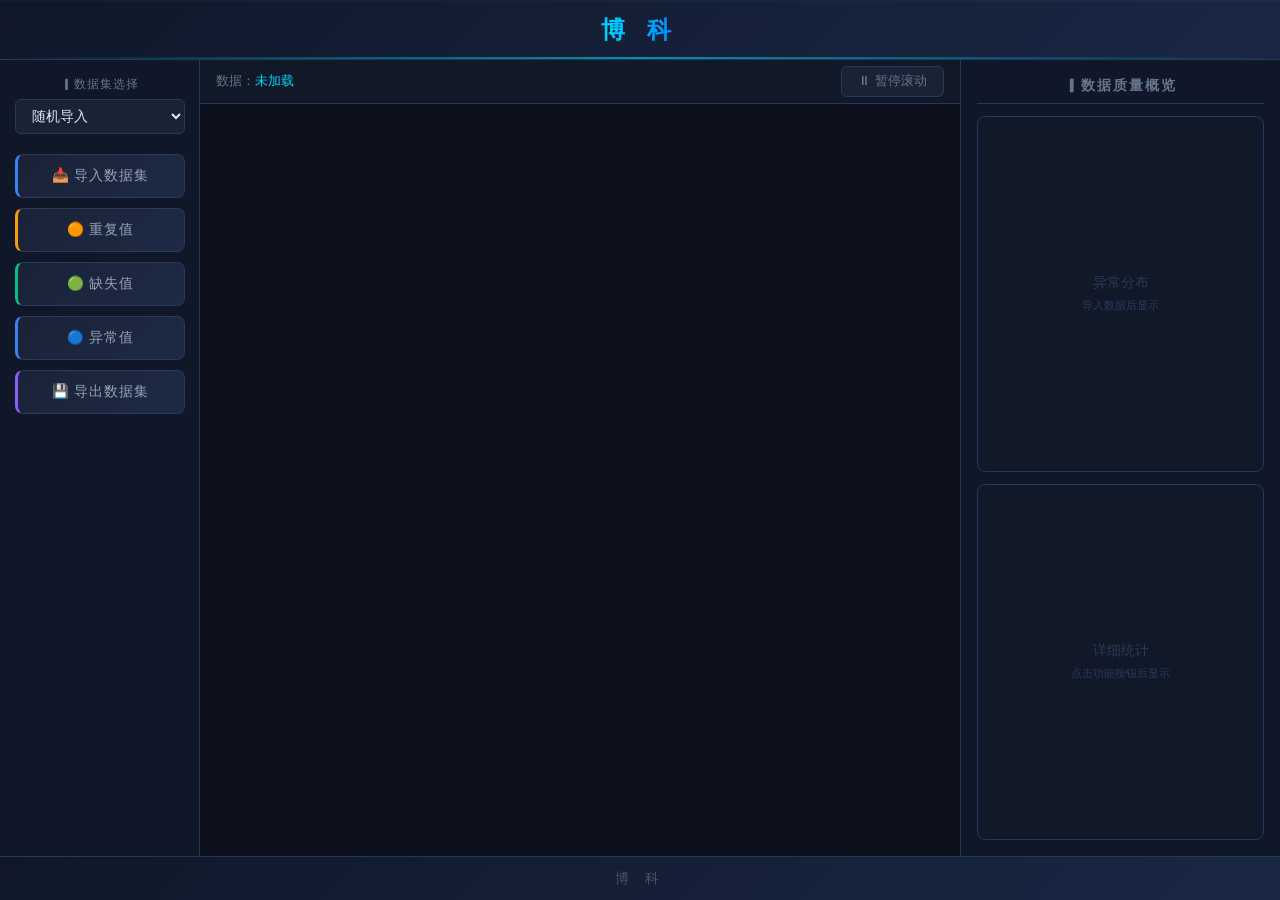
<file: index.html>
<!DOCTYPE html>
<html lang="zh-CN">
<head>
<meta charset="UTF-8">
<meta name="viewport" content="width=device-width, initial-scale=1.0">
<title>博科 · 数据质量监控平台</title>
<style>
/* ===== 全局样式 ===== */
* { margin:0; padding:0; box-sizing:border-box; }
html, body { height:100%; overflow:hidden; }
body {
  background: #0a0e17;
  color: #e0e8f0;
  font-family: 'Microsoft YaHei', 'PingFang SC', -apple-system, sans-serif;
}
/* 滚动条 */
::-webkit-scrollbar { width:6px; height:6px; }
::-webkit-scrollbar-track { background:#111827; }
::-webkit-scrollbar-thumb { background:#2a3a5c; border-radius:3px; }
::-webkit-scrollbar-corner { background:#111827; }

/* ===== 整体三层布局 ===== */
.app { height:100vh; display:flex; flex-direction:column; }

/* ===== 顶部栏 ===== */
.top-bar {
  height:60px; min-height:60px;
  display:flex; align-items:center; justify-content:center;
  background: linear-gradient(135deg, #0f1729 0%, #1a2744 100%);
  border-bottom:1px solid #1e3a5f;
  position:relative; z-index:10;
}
.top-bar h1 {
  font-size:1.5rem; font-weight:700;
  letter-spacing:8px;
  background: linear-gradient(90deg, #00d4ff, #0088ff, #00d4ff);
  background-size:200% auto;
  -webkit-background-clip:text;
  -webkit-text-fill-color:transparent;
  animation: shimmer 3s ease infinite;
}
@keyframes shimmer {
  0% { background-position:0% center; }
  50% { background-position:100% center; }
  100% { background-position:0% center; }
}
/* 顶部装饰指示灯 */
.top-bar::after {
  content:''; position:absolute; bottom:0; left:0; right:0; height:2px;
  background: linear-gradient(90deg, transparent 0%, #00d4ff 50%, transparent 100%);
  opacity:0.6;
}

/* ===== 中间内容区 ===== */
.mid-area {
  flex:1; display:flex; overflow:hidden;
  background: #0d111d;
}

/* ===== 左侧面板 ===== */
.left-panel {
  width:200px; min-width:200px;
  background: #0f1729;
  border-right:1px solid #1e3a5f;
  display:flex; flex-direction:column; align-items:center; padding:16px 0;
}
.dataset-selector {
  width:170px; margin-bottom:20px;
}
.dataset-selector label {
  display:block; font-size:0.75rem; color:#64748b; margin-bottom:6px;
  text-align:center; letter-spacing:1px;
}
.dataset-selector select {
  width:100%; padding:8px 12px;
  background:#1a2236; color:#e0e8f0; border:1px solid #2a3a5c;
  border-radius:6px; font-size:0.85rem; cursor:pointer;
  outline:none; transition:border-color 0.3s;
}
.dataset-selector select:hover { border-color:#00d4ff; }
.dataset-selector select:focus { border-color:#0088ff; box-shadow:0 0 8px rgba(0,136,255,0.3); }

.btn-group { display:flex; flex-direction:column; gap:10px; width:170px; }
.btn {
  width:100%; padding:12px 0;
  background:linear-gradient(135deg, #1a2236, #1e2a45);
  border:1px solid #2a3a5c; border-radius:8px;
  color:#94a3b8; font-size:0.85rem; cursor:pointer;
  transition:all 0.3s; text-align:center; letter-spacing:1px;
  position:relative; overflow:hidden;
}
.btn:hover {
  border-color:#00d4ff; color:#fff;
  box-shadow:0 0 15px rgba(0,212,255,0.15);
  transform:translateX(2px);
}
.btn::before {
  content:''; position:absolute; left:0; top:0; width:3px; height:100%;
  background:#00d4ff; transform:scaleY(0); transition:transform 0.3s;
}
.btn:hover::before { transform:scaleY(1); }
.btn:active { transform:scale(0.97); }

/* 各按钮颜色主题 */
.btn-import { border-left:3px solid #3b82f6; }
.btn-dup { border-left:3px solid #f59e0b; }    /* 橙色 */
.btn-miss { border-left:3px solid #10b981; }   /* 绿色 */
.btn-outlier { border-left:3px solid #3b82f6; } /* 蓝色 */
.btn-export { border-left:3px solid #8b5cf6; }

.btn-dup.active { background:rgba(245,158,11,0.15); border-color:#f59e0b; color:#fbbf24; }
.btn-miss.active { background:rgba(16,185,129,0.15); border-color:#10b981; color:#34d399; }
.btn-outlier.active { background:rgba(59,130,246,0.15); border-color:#3b82f6; color:#60a5fa; }

/* ===== 中间表格区 ===== */
.center-panel {
  flex:1; display:flex; flex-direction:column; overflow:hidden;
  background:#0d111d;
}

.table-toolbar {
  height:44px; min-height:44px;
  display:flex; align-items:center; justify-content:space-between;
  padding:0 16px; background:#111827; border-bottom:1px solid #1e3a5f;
}
.table-toolbar .info {
  font-size:0.8rem; color:#64748b;
}
.table-toolbar .info span { color:#00d4ff; }
.toggle-scroll {
  padding:6px 16px; border-radius:6px; font-size:0.8rem; cursor:pointer;
  background:#1a2236; color:#64748b; border:1px solid #2a3a5c;
  transition:all 0.3s;
}
.toggle-scroll:hover { border-color:#00d4ff; color:#fff; }
.toggle-scroll.running { background:rgba(0,212,255,0.1); border-color:#00d4ff; color:#00d4ff; }

.table-wrapper {
  flex:1; overflow:auto; position:relative;
}
table {
  border-collapse:collapse; font-size:0.78rem; width:max-content;
}
thead { position:sticky; top:0; z-index:2; }
th {
  background:#1a2744; padding:6px 10px; white-space:nowrap;
  border:1px solid #1e3a5f; color:#94a3b8; font-weight:600;
  text-align:center;
}
th:first-child {
  position:sticky; left:0; z-index:3;
  background:#1a2744;
}
td {
  padding:5px 10px; white-space:nowrap; text-align:right;
  border:1px solid #1a2236; font-family:'Consolas','Courier New',monospace;
  transition:background 0.4s;
}
/* 行索引列粘性 */
td:first-child {
  position:sticky; left:0; z-index:1;
  background:#111827; color:#64748b;
  text-align:center; font-weight:500;
}
/* 行悬停 */
tr:hover td { background:rgba(30,58,95,0.5); }
tr:hover td:first-child { background:#1a2744; }

/* 初始异常（未处理）标红 */
td.initial-anomaly { background:rgba(239,68,68,0.25) !important; color:#fca5a5; }
tr.initial-anomaly td:not(:first-child) { background:rgba(239,68,68,0.25) !important; color:#fca5a5; }
tr.initial-anomaly:hover td:not(:first-child) { background:rgba(239,68,68,0.35) !important; }
/* 缺失值绿色（处理后） */
td.missing { background:rgba(16,185,129,0.25) !important; color:#6ee7b7; }
/* 重复值橙色 */
td.duplicate { background:rgba(245,158,11,0.2) !important; }
tr.duplicate-row td { background:rgba(245,158,11,0.12); }
tr.duplicate-row:hover td { background:rgba(245,158,11,0.2); }

/* ===== 右侧面板 ===== */
.right-panel {
  width:320px; min-width:320px;
  background:#0f1729; border-left:1px solid #1e3a5f;
  display:flex; flex-direction:column; padding:16px;
}
.right-panel h3 {
  font-size:0.9rem; color:#64748b; margin-bottom:12px;
  text-align:center; letter-spacing:2px;
  border-bottom:1px solid #1e3a5f; padding-bottom:8px;
}
.chart-section {
  flex:1; display:flex; flex-direction:column; gap:12px;
  overflow-y:auto;
}
.chart-box {
  flex:1; min-height:0;
  background:#111827; border:1px solid #1e3a5f; border-radius:8px;
  display:flex; flex-direction:column; align-items:center; justify-content:center;
  overflow:hidden; position:relative;
  padding:8px;
}
.chart-box canvas { width:100%; height:100%; }
.chart-box .placeholder {
  color:#2a3a5c; font-size:0.85rem; text-align:center;
  line-height:1.6;
}

/* ===== 底部栏 ===== */
.bottom-bar {
  height:44px; min-height:44px;
  display:flex; align-items:center; justify-content:center;
  background: linear-gradient(135deg, #0f1729 0%, #1a2744 100%);
  border-top:1px solid #1e3a5f;
}
.bottom-bar span {
  font-size:0.85rem; color:#475569;
  letter-spacing:6px;
}

/* ===== 动画 ===== */
@keyframes scanline {
  0% { transform:translateY(-100%); }
  100% { transform:translateY(100vh); }
}
.scanline-overlay {
  position:fixed; top:0; left:0; right:0; height:2px;
  background:rgba(0,212,255,0.03);
  pointer-events:none; z-index:9999;
  animation:scanline 8s linear infinite;
}

/* ===== 响应式 ===== */
@media (max-width:1200px) {
  .right-panel { width:280px; min-width:280px; }
}
@media (max-width:900px) {
  .mid-area { flex-direction:column; }
  .left-panel { width:100%; min-width:0; flex-direction:row; flex-wrap:wrap; padding:10px; border-right:none; border-bottom:1px solid #1e3a5f; }
  .dataset-selector { width:auto; margin-bottom:0; }
  .btn-group { flex-direction:row; flex-wrap:wrap; }
  .btn { width:auto; padding:8px 14px; }
  .right-panel { width:100%; min-width:0; height:280px; border-left:none; border-top:1px solid #1e3a5f; }
}
</style>
</head>
<body>

<div class="scanline-overlay"></div>

<div class="app">

  <!-- ===== 顶部 ===== -->
  <header class="top-bar">
    <h1>博 科</h1>
  </header>

  <!-- ===== 中间 ===== -->
  <div class="mid-area">

    <!-- 左侧面板 -->
    <aside class="left-panel">
      <div class="dataset-selector">
        <label>▎数据集选择</label>
        <select id="datasetSelect">
          <option value="0">随机导入</option>
        </select>
      </div>
      <div class="btn-group">
        <button class="btn btn-import" onclick="importDataset()">📥 导入数据集</button>
        <button class="btn btn-dup" id="btnDup" onclick="highlightDup()" disabled>🟠 重复值</button>
        <button class="btn btn-miss" id="btnMiss" onclick="highlightMiss()" disabled>🟢 缺失值</button>
        <button class="btn btn-outlier" id="btnOutlier" onclick="highlightOutlier()" disabled>🔵 异常值</button>
        <button class="btn btn-export" onclick="exportDataset()">💾 导出数据集</button>
      </div>
    </aside>

    <!-- 中间表格区 -->
    <section class="center-panel">
      <div class="table-toolbar">
        <div class="info">数据：<span id="tableInfo">未加载</span></div>
        <button class="toggle-scroll" id="scrollBtn" onclick="toggleScroll()">⏸ 暂停滚动</button>
      </div>
      <div class="table-wrapper" id="tableWrapper">
        <table id="dataTable"></table>
      </div>
    </section>

    <!-- 右侧图表区 -->
    <aside class="right-panel">
      <h3>▎数据质量概览</h3>
      <div class="chart-section">
        <div class="chart-box" id="chartAbnormal">
          <div class="placeholder">异常分布<br><small>导入数据后显示</small></div>
          <canvas id="canvasAbnormal" style="display:none"></canvas>
        </div>
        <div class="chart-box" id="chartDetail">
          <div class="placeholder">详细统计<br><small>点击功能按钮后显示</small></div>
          <canvas id="canvasDetail" style="display:none"></canvas>
        </div>
      </div>
    </aside>
  </div>

  <!-- ===== 底部 ===== -->
  <footer class="bottom-bar">
    <span>博 科</span>
  </footer>
</div>

<script>
// ====== 全局状态 ======
let currentDataset = null;
let columns = [];
let rowData = [];
let abnormalPos = [];
let missingPos = [];
let duplicatePairs = [];
let isScrolling = false;
let scrollTimer = null;
let highlightMode = 'none'; // 'dup' | 'miss' | 'outlier' | 'none'
let chartInstances = { abnormal: null, detail: null };

// ====== 初始化数据集选择器 ======
(function initSelector() {
  const sel = document.getElementById('datasetSelect');
  for (let i = 1; i <= 20; i++) {
    const opt = document.createElement('option');
    opt.value = i;
    opt.textContent = `数据集 #${i}`;
    sel.appendChild(opt);
  }
})();

// ====== 加载数据集 ======
async function importDataset() {
  const sel = document.getElementById('datasetSelect');
  let dsId = parseInt(sel.value);
  if (dsId === 0) dsId = Math.floor(Math.random() * 20) + 1;
  
  document.getElementById('tableInfo').textContent = '加载中...';
  console.log('importDataset: dsId=' + dsId);
  
  try {
    const resp = await fetch('data/dataset_' + dsId + '.json');
    if (!resp.ok) throw new Error('Fetch failed: ' + resp.status);
    const data = await resp.json();
    applyDataset(data);
  } catch (e) {
    console.log('Path1 failed, trying alternatives...');
    for (const p of [`data/dataset_${dsId}.json`, `./data/dataset_${dsId}.json`]) {
      try {
        const resp2 = await fetch(p);
        if (!resp2.ok) continue;
        applyDataset(await resp2.json());
        return;
      } catch(e2) { console.log(p, 'failed:', e2.message); }
    }
    document.getElementById('tableInfo').textContent = '❌ 加载失败，请刷新重试';
  }
  
  sel.value = dsId;
}

function applyDataset(data) {
  currentDataset = data;
  columns = data.columns;
  rowData = data.data;
  abnormalPos = data.meta.abnormal_positions || [];
  missingPos = data.meta.missing_positions || [];
  duplicatePairs = data.meta.duplicate_pairs || [];
  
  renderTable();
  
  // 启用按钮 + 更新状态
  ['btnDup','btnMiss','btnOutlier'].forEach(function(id) { document.getElementById(id).disabled = false; });
  document.getElementById('tableInfo').textContent = data.rows + '行 × ' + data.cols + '列 | 数据集 #' + data.id + ' ✅';
  
  highlightMode = 'none';
  
  // 更新图表 - 初始化饼图
  renderAbnormalChart('all');
  
  // 开始滚动
  startScroll();
}

// ====== 渲染表格 ======
function renderTable() {
  const table = document.getElementById('dataTable');
  table.innerHTML = '';
  
  // 表头
  const thead = document.createElement('thead');
  const headRow = document.createElement('tr');
  const idxTh = document.createElement('th');
  idxTh.textContent = '行';
  headRow.appendChild(idxTh);
  
  columns.forEach(col => {
    const th = document.createElement('th');
    th.textContent = col;
    headRow.appendChild(th);
  });
  thead.appendChild(headRow);
  table.appendChild(thead);
  
  // 表体
  const tbody = document.createElement('tbody');
  
  rowData.forEach((row, idx) => {
    const tr = document.createElement('tr');
    tr.dataset.rowIdx = idx;
    
    // 行号
    const tdIdx = document.createElement('td');
    tdIdx.textContent = idx;
    tr.appendChild(tdIdx);
    
    row.values.forEach((val, colIdx) => {
      const td = document.createElement('td');
      
      if (val === null || val === undefined || val === '') {
        td.textContent = 'NaN';
        // 缺失：初始标红 + 类型标记
        td.classList.add('initial-anomaly', 'type-missing');
      } else {
        td.textContent = typeof val === 'number' ? val.toFixed(2) : val;
      }
      
      // 异常值：初始标红 + 类型标记
      if (isAbnormal(idx, colIdx)) {
        td.classList.add('initial-anomaly', 'type-outlier');
      }
      
      // 重复行：整个行初始标红
      if (isDuplicateRow(idx)) {
        tr.classList.add('initial-anomaly', 'type-dup');
      }
      
      tr.appendChild(td);
    });
    
    tbody.appendChild(tr);
  });
  
  table.appendChild(tbody);
}

function isAbnormal(r, c) {
  return abnormalPos.some(p => p[0] === r && p[1] === c);
}
function isMissing(r, c) {
  return missingPos.some(p => p[0] === r && p[1] === c);
}
function isDuplicateRow(r) {
  return duplicatePairs.some(p => p[1] === r);
}

// ====== 滚动控制 ======
function startScroll() {
  if (isScrolling) return;
  isScrolling = true;
  document.getElementById('scrollBtn').textContent = '⏸ 暂停滚动';
  document.getElementById('scrollBtn').classList.add('running');
  
  const wrapper = document.getElementById('tableWrapper');
  scrollTimer = setInterval(() => {
    wrapper.scrollTop += 1;
    if (wrapper.scrollTop >= wrapper.scrollHeight - wrapper.clientHeight) {
      wrapper.scrollTop = 0;
    }
  }, 30); // ~30行/秒 平滑滚动
}

function stopScroll() {
  isScrolling = false;
  clearInterval(scrollTimer);
  scrollTimer = null;
  document.getElementById('scrollBtn').textContent = '▶ 开始滚动';
  document.getElementById('scrollBtn').classList.remove('running');
}

function toggleScroll() {
  if (isScrolling) stopScroll();
  else startScroll();
}

// ====== 高亮功能 ======
function highlightDup() {
  highlightMode = 'dup';
  
  // 累积模式：只处理重复行，不清除其他标记
  let minRow = Infinity;
  const rows = document.querySelectorAll('#dataTable tbody tr');
  rows.forEach((tr, idx) => {
    if (isDuplicateRow(idx)) {
      // 移除初始红色，换成橙色
      tr.classList.remove('initial-anomaly');
      tr.classList.add('duplicate-row');
      tr.classList.add('highlighted');
      minRow = Math.min(minRow, idx);
    }
  });
  
  // 定位到最小行序的重复行，同时水平滚动到第一个异常列
  if (minRow < Infinity) {
    const wrapper = document.getElementById('tableWrapper');
    // 手动计算垂直位置：用行高 * 行号
    const rowHeight = rows[0] ? rows[0].offsetHeight : 30;
    wrapper.scrollTop = Math.max(0, minRow * rowHeight - wrapper.clientHeight / 2);
    // 整行标记的重复行：定位到第1个数据列
    const firstDataCell = rows[minRow].querySelector('td:nth-child(2)');
    if (firstDataCell) {
      wrapper.scrollLeft = firstDataCell.offsetLeft - 60;
    }
  }
  
  // 更新按钮状态
  document.querySelectorAll('.btn-dup, .btn-miss, .btn-outlier').forEach(b => b.classList.remove('active'));
  document.getElementById('btnDup').classList.add('active');
  
  // 更新图表（已处理类别数量清零）
  renderAbnormalChart('dup');
  
  // 暂停滚动（不自动恢复）
  stopScroll();
}

function highlightMiss() {
  highlightMode = 'miss';
  
  // 累积模式：只处理缺失单元格，不清除其他标记
  let minRow = Infinity;
  const rows = document.querySelectorAll('#dataTable tbody tr');
  rows.forEach((tr, idx) => {
    const tds = tr.querySelectorAll('td:not(:first-child)');
    tds.forEach((td, colIdx) => {
      if (isMissing(idx, colIdx)) {
        // 移除初始红色，换成绿色
        td.classList.remove('initial-anomaly');
        td.classList.add('missing');
        td.classList.add('highlighted');
        minRow = Math.min(minRow, idx);
      }
    });
  });
  
  // 定位到最小行序的缺失行，同时水平滚动到第一个缺失列
  if (minRow < Infinity) {
    const wrapper = document.getElementById('tableWrapper');
    // 手动计算垂直位置
    const rowHeight = rows[0] ? rows[0].offsetHeight : 30;
    wrapper.scrollTop = Math.max(0, minRow * rowHeight - wrapper.clientHeight / 2);
    // 找到该行第一个缺失单元格（用isMissing精确定位）
    const tds = rows[minRow].querySelectorAll('td:not(:first-child)');
    for (let ci = 0; ci < tds.length; ci++) {
      if (isMissing(minRow, ci)) {
        wrapper.scrollLeft = tds[ci].offsetLeft - 60;
        break;
      }
    }
  }
  
  document.querySelectorAll('.btn-dup, .btn-miss, .btn-outlier').forEach(b => b.classList.remove('active'));
  document.getElementById('btnMiss').classList.add('active');
  
  renderAbnormalChart('miss');
  
  stopScroll();
}

function highlightOutlier() {
  highlightMode = 'outlier';
  
  // 累积模式：只处理异常单元格，不清除其他标记
  let minRow = Infinity;
  const rows = document.querySelectorAll('#dataTable tbody tr');
  rows.forEach((tr, idx) => {
    const tds = tr.querySelectorAll('td:not(:first-child)');
    tds.forEach((td, colIdx) => {
      if (isAbnormal(idx, colIdx)) {
        // 移除初始红色，换成蓝色
        td.classList.remove('initial-anomaly');
        td.style.backgroundColor = 'rgba(59,130,246,0.25)';
        td.classList.add('highlighted');
        minRow = Math.min(minRow, idx);
      }
    });
  });
  
  // 定位到最小行序的异常行，同时水平滚动到第一个异常列
  if (minRow < Infinity) {
    const wrapper = document.getElementById('tableWrapper');
    // 手动计算垂直位置
    const rowHeight = rows[0] ? rows[0].offsetHeight : 30;
    wrapper.scrollTop = Math.max(0, minRow * rowHeight - wrapper.clientHeight / 2);
    // 找到该行第一个异常单元格（用isAbnormal精确定位）
    const tds = rows[minRow].querySelectorAll('td:not(:first-child)');
    for (let ci = 0; ci < tds.length; ci++) {
      if (isAbnormal(minRow, ci)) {
        wrapper.scrollLeft = tds[ci].offsetLeft - 60;
        break;
      }
    }
  }
  
  document.querySelectorAll('.btn-dup, .btn-miss, .btn-outlier').forEach(b => b.classList.remove('active'));
  document.getElementById('btnOutlier').classList.add('active');
  
  renderAbnormalChart('outlier');
  
  stopScroll();
}

function clearHighlights() {
  document.querySelectorAll('#dataTable tbody tr').forEach(tr => {
    tr.style.backgroundColor = '';
    tr.classList.remove('duplicate-row', 'highlighted');
    // 恢复所有单元格的初始红色
    tr.querySelectorAll('td').forEach(td => {
      td.style.backgroundColor = '';
      td.classList.remove('missing', 'highlighted');
      // 如果是异常/缺失单元格，恢复 initial-anomaly
      const rowIdx = parseInt(tr.dataset.rowIdx);
      const colIdx = Array.from(td.parentNode.children).indexOf(td) - 1;
      if (colIdx >= 0) {
        if (isAbnormal(rowIdx, colIdx) || isMissing(rowIdx, colIdx)) {
          td.classList.add('initial-anomaly');
        }
      }
    });
    // 恢复行的初始红色
    const rowIdx = parseInt(tr.dataset.rowIdx);
    if (isDuplicateRow(rowIdx)) {
      tr.classList.add('initial-anomaly');
    }
  });
  highlightMode = 'none';
}

// ====== 图表渲染 ======
function renderAbnormalChart(type) {
  // 统计各类异常数量
  let counts = { abnormal: abnormalPos.length, missing: missingPos.length, duplicate: duplicatePairs.length };
  // 已处理的计数（从DOM中统计）
  let processedDup = document.querySelectorAll('#dataTable tbody tr.duplicate-row').length;
  let processedMiss = document.querySelectorAll('#dataTable tbody td.missing').length;
  let processedAbnormal = document.querySelectorAll('#dataTable tbody td[style*="background:rgba(59,130,246"]').length;
  
  // 总数 = 行数（1267）
  const totalRows = rowData.length || 1267;
  
  // 根据type选择显示：已处理的类别数量清零（显示为已处理）
  let labels, values, color;
  switch(type) {
    case 'dup':
      // 重复已处理 → 数量清零只显示剩余未处理的
      let remainingDup = counts.duplicate - processedDup;
      labels = ['正常', '重复值(未处理)', '重复值(已处理)'];
      values = [totalRows - counts.duplicate, Math.max(0, remainingDup), processedDup];
      color = ['#2a3a5c', '#f59e0b', '#78716c'];
      break;
    case 'miss':
      let remainingMiss = counts.missing - processedMiss;
      labels = ['正常', '缺失值(未处理)', '缺失值(已处理)'];
      values = [totalRows - counts.missing, Math.max(0, remainingMiss), processedMiss];
      color = ['#2a3a5c', '#10b981', '#78716c'];
      break;
    case 'outlier':
      let remainingOutlier = counts.abnormal - processedAbnormal;
      labels = ['正常', '异常值(未处理)', '异常值(已处理)'];
      values = [totalRows - counts.abnormal, Math.max(0, remainingOutlier), processedAbnormal];
      color = ['#2a3a5c', '#3b82f6', '#78716c'];
      break;
    default:
      // 初始状态：显示全部三类异常分区，占比均为 数量/1267
      labels = ['重复值', '缺失值', '异常值', '正常'];
      values = [counts.duplicate, counts.missing, counts.abnormal, totalRows - counts.duplicate - counts.missing - counts.abnormal];
      color = ['#f59e0b', '#10b981', '#3b82f6', '#2a3a5c'];
  }
  
  drawPie('canvasAbnormal', labels, values, color, totalRows);
}

function drawPie(canvasId, labels, values, colors, totalRows) {
  const canvas = document.getElementById(canvasId);
  const container = canvas.parentElement;
  const placeholder = container.querySelector('.placeholder');
  if (placeholder) placeholder.style.display = 'none';
  canvas.style.display = 'block';
  
  const ctx = canvas.getContext('2d');
  const dpr = window.devicePixelRatio || 1;
  const rect = container.getBoundingClientRect();
  canvas.width = (rect.width - 16) * dpr;
  canvas.height = (rect.height - 16) * dpr;
  canvas.style.width = (rect.width - 16) + 'px';
  canvas.style.height = (rect.height - 16) + 'px';
  ctx.scale(dpr, dpr);
  
  const w = canvas.width / dpr;
  const h = canvas.height / dpr;
  const cx = w / 2;
  const cy = h / 2;
  const radius = Math.min(w, h) / 2 - 20;
  
  ctx.clearRect(0, 0, w, h);
  
  const total = totalRows || values.reduce((a, b) => a + b, 0) || 1;
  let startAngle = -Math.PI / 2;
  
  values.forEach((val, i) => {
    if (val === 0) return;
    const angle = (val / total) * 2 * Math.PI;
    const midAngle = startAngle + angle / 2;
    const pct = (val / total * 100);
    const displayPct = pct < 0.1 ? pct.toFixed(2) : pct.toFixed(1);
    
    ctx.beginPath();
    ctx.moveTo(cx, cy);
    ctx.arc(cx, cy, radius, startAngle, startAngle + angle);
    ctx.closePath();
    ctx.fillStyle = colors[i];
    ctx.fill();
    
    // 边框
    ctx.strokeStyle = '#0d111d';
    ctx.lineWidth = 2;
    ctx.stroke();
    
    // 扇区上方标注 "数量(比例%)"
    const labelRadius = radius * 0.65;
    const labelX = cx + Math.cos(midAngle) * labelRadius;
    const labelY = cy + Math.sin(midAngle) * labelRadius;
    ctx.fillStyle = '#ffffff';
    ctx.font = 'bold 13px sans-serif';
    ctx.textAlign = 'center';
    ctx.textBaseline = 'middle';
    ctx.fillText(val, labelX, labelY - 10);
    ctx.font = '11px sans-serif';
    ctx.fillStyle = 'rgba(255,255,255,0.7)';
    ctx.fillText(displayPct + '%', labelX, labelY + 8);
    
    startAngle += angle;
  });
  
  // 中心文字
  ctx.fillStyle = '#e0e8f0';
  ctx.font = 'bold 16px sans-serif';
  ctx.textAlign = 'center';
  ctx.textBaseline = 'middle';
  ctx.fillText(total, cx, cy - 10);
  ctx.fillStyle = '#64748b';
  ctx.font = '11px sans-serif';
  ctx.fillText('总行数', cx, cy + 8);
  
  // 图例（显示完整标签+数量+比例）
  const legendY = h - 10;
  let legendX = 10;
  ctx.font = '11px sans-serif';
  labels.forEach((label, i) => {
    const pct = (values[i] / total * 100);
    const pctStr = pct < 0.1 ? pct.toFixed(2) : pct.toFixed(1);
    // 跳过比例为0的
    if (values[i] === 0) return;
    const text = `${label}: ${values[i]} (${pctStr}%)`;
    ctx.fillStyle = colors[i];
    ctx.fillRect(legendX, legendY - 5, 8, 8);
    ctx.fillStyle = '#94a3b8';
    ctx.textAlign = 'left';
    ctx.textBaseline = 'middle';
    ctx.fillText(text, legendX + 12, legendY);
    legendX += ctx.measureText(text).width + 20;
  });
}

// ====== 导出 ======
function exportDataset() {
  alert('✅ 数据集已导出至指定位置');
}

// ====== 窗口大小变化重绘图表 ======
let resizeTimer;
window.addEventListener('resize', () => {
  clearTimeout(resizeTimer);
  resizeTimer = setTimeout(() => {
    if (currentDataset) renderAbnormalChart('all');
  }, 300);
});
</script>
</body>
</html>
</file>
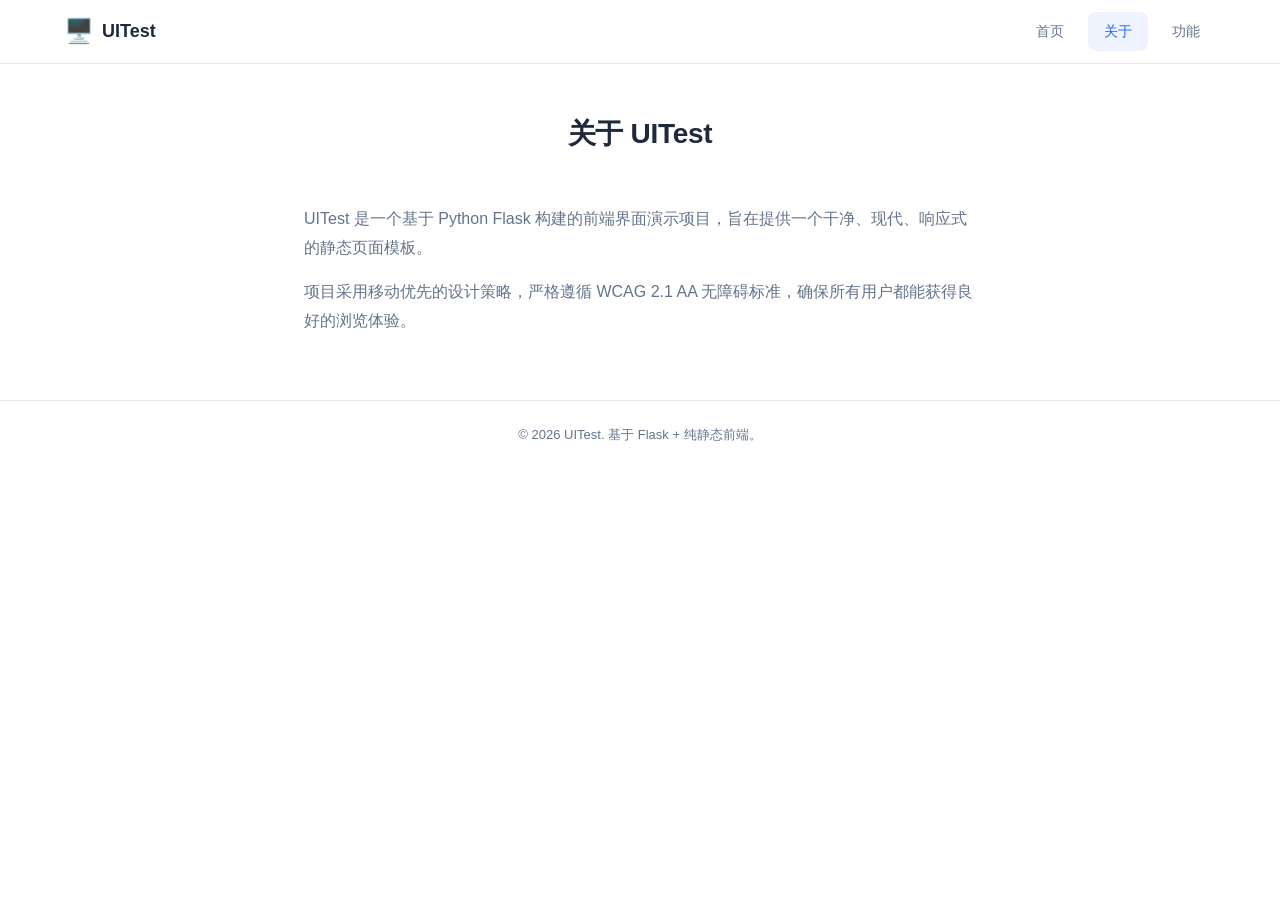
<file: about.html>
<!DOCTYPE html>
<html lang="zh-CN">
<head>
  <meta charset="UTF-8">
  <meta name="viewport" content="width=device-width, initial-scale=1.0">
  <title>UITest · 关于</title>
  <link rel="stylesheet" href="css/reset.css">
  <link rel="stylesheet" href="css/style.css">
  <link rel="icon" href="assets/icons/favicon.svg" type="image/svg+xml">
</head>
<body>
  <header class="navbar" role="banner">
    <div class="container navbar__inner">
      <a href="index.html" class="navbar__brand" aria-label="回到首页">
        <span class="navbar__logo">🖥️</span>
        <span class="navbar__title">UITest</span>
      </a>
      <nav class="navbar__nav" role="navigation" aria-label="主导航">
        <ul class="navbar__menu">
          <li><a href="index.html" class="navbar__link">首页</a></li>
          <li><a href="about.html" class="navbar__link active" aria-current="page">关于</a></li>
          <li><a href="features.html" class="navbar__link">功能</a></li>
        </ul>
      </nav>
    </div>
  </header>
  <main role="main">
    <section class="section" style="padding-top: 48px;">
      <div class="container" style="max-width: 720px;">
        <h1 class="section__title">关于 UITest</h1>
        <div style="font-size: 1rem; line-height: 1.8; color: var(--color-text-secondary);">
          <p style="margin-bottom: 16px;">UITest 是一个基于 Python Flask 构建的前端界面演示项目，旨在提供一个干净、现代、响应式的静态页面模板。</p>
          <p>项目采用移动优先的设计策略，严格遵循 WCAG 2.1 AA 无障碍标准，确保所有用户都能获得良好的浏览体验。</p>
        </div>
      </div>
    </section>
  </main>
  <footer class="footer">
    <div class="container footer__inner">
      <p class="footer__copyright">&copy; 2026 UITest. 基于 Flask + 纯静态前端。</p>
    </div>
  </footer>
  <script src="js/main.js" defer></script>
</body>
</html>
</file>
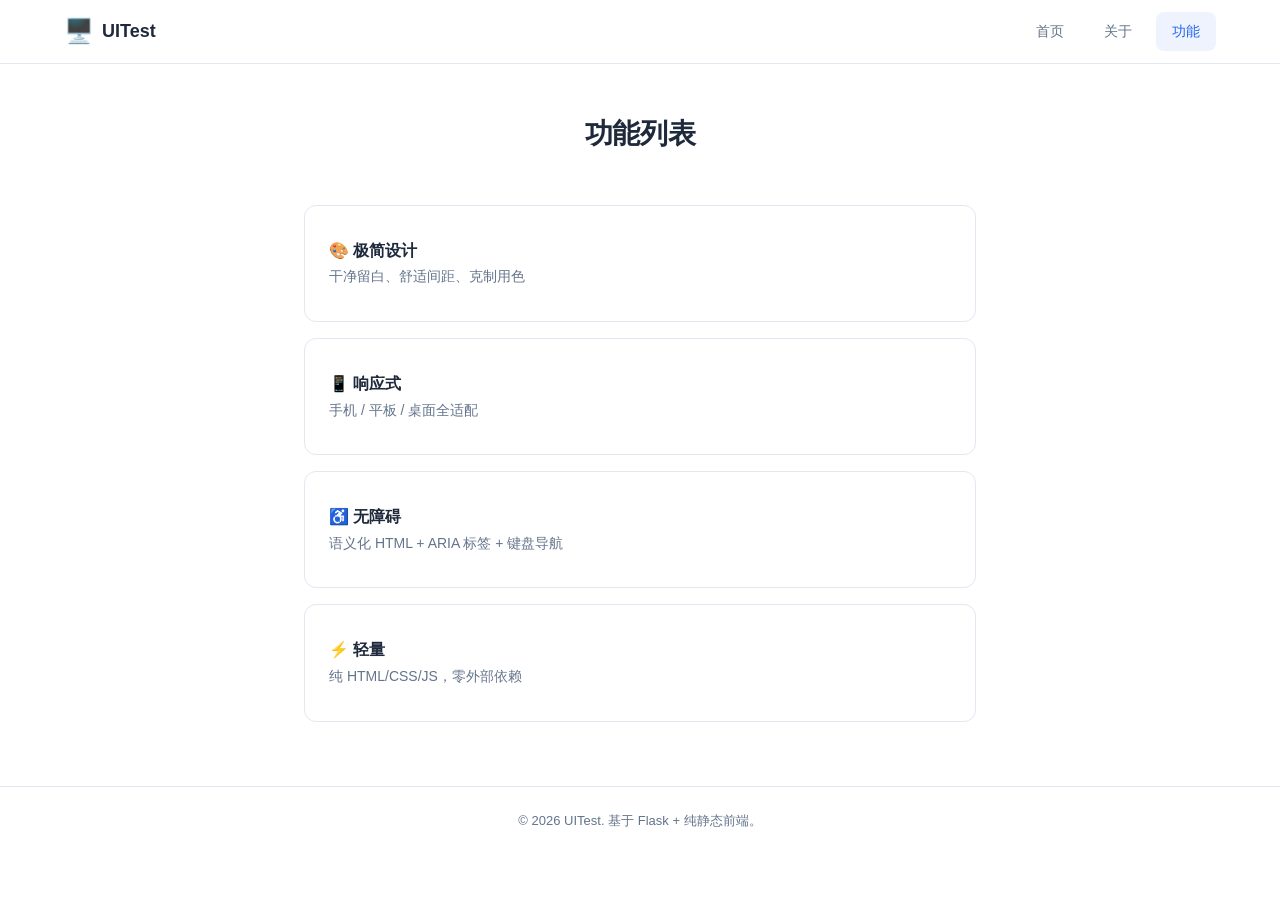
<file: features.html>
<!DOCTYPE html>
<html lang="zh-CN">
<head>
  <meta charset="UTF-8">
  <meta name="viewport" content="width=device-width, initial-scale=1.0">
  <title>UITest · 功能</title>
  <link rel="stylesheet" href="css/reset.css">
  <link rel="stylesheet" href="css/style.css">
  <link rel="icon" href="assets/icons/favicon.svg" type="image/svg+xml">
</head>
<body>
  <header class="navbar" role="banner">
    <div class="container navbar__inner">
      <a href="index.html" class="navbar__brand" aria-label="回到首页">
        <span class="navbar__logo">🖥️</span>
        <span class="navbar__title">UITest</span>
      </a>
      <nav class="navbar__nav" role="navigation" aria-label="主导航">
        <ul class="navbar__menu">
          <li><a href="index.html" class="navbar__link">首页</a></li>
          <li><a href="about.html" class="navbar__link">关于</a></li>
          <li><a href="features.html" class="navbar__link active" aria-current="page">功能</a></li>
        </ul>
      </nav>
    </div>
  </header>
  <main role="main">
    <section class="section" style="padding-top: 48px;">
      <div class="container" style="max-width: 720px;">
        <h1 class="section__title">功能列表</h1>
        <div style="display: grid; gap: 16px;">
          <div class="card" style="text-align: left;"><strong>🎨 极简设计</strong><br><span style="color: var(--color-text-secondary); font-size: 0.875rem;">干净留白、舒适间距、克制用色</span></div>
          <div class="card" style="text-align: left;"><strong>📱 响应式</strong><br><span style="color: var(--color-text-secondary); font-size: 0.875rem;">手机 / 平板 / 桌面全适配</span></div>
          <div class="card" style="text-align: left;"><strong>♿ 无障碍</strong><br><span style="color: var(--color-text-secondary); font-size: 0.875rem;">语义化 HTML + ARIA 标签 + 键盘导航</span></div>
          <div class="card" style="text-align: left;"><strong>⚡ 轻量</strong><br><span style="color: var(--color-text-secondary); font-size: 0.875rem;">纯 HTML/CSS/JS，零外部依赖</span></div>
        </div>
      </div>
    </section>
  </main>
  <footer class="footer">
    <div class="container footer__inner">
      <p class="footer__copyright">&copy; 2026 UITest. 基于 Flask + 纯静态前端。</p>
    </div>
  </footer>
  <script src="js/main.js" defer></script>
</body>
</html>
</file>
<file: css/style.css>
:root {
  --color-primary: #2563eb;
  --color-primary-dark: #1d4ed8;
  --color-bg: #ffffff;
  --color-bg-alt: #f8fafc;
  --color-text: #1e293b;
  --color-text-secondary: #64748b;
  --color-border: #e2e8f0;
  --color-card-bg: #ffffff;
  --max-width: 1200px;
  --navbar-height: 64px;
  --radius: 12px;
  --shadow-sm: 0 1px 3px rgba(0,0,0,0.06);
  --shadow-md: 0 4px 12px rgba(0,0,0,0.08);
  --transition: 0.2s ease;
}
body {
  font-family: -apple-system, BlinkMacSystemFont, "Segoe UI", Roboto, "Helvetica Neue", Arial, "Noto Sans SC", sans-serif;
  color: var(--color-text);
  background: var(--color-bg);
}
.container { max-width: var(--max-width); margin: 0 auto; padding: 0 24px; }

/* Navbar */
.navbar {
  position: sticky; top: 0; z-index: 100;
  height: var(--navbar-height);
  background: rgba(255,255,255,0.85);
  backdrop-filter: blur(12px);
  -webkit-backdrop-filter: blur(12px);
  border-bottom: 1px solid var(--color-border);
}
.navbar__inner { display: flex; align-items: center; justify-content: space-between; height: 100%; }
.navbar__brand { display: flex; align-items: center; gap: 8px; font-weight: 600; font-size: 1.125rem; }
.navbar__logo { font-size: 1.5rem; }
.navbar__menu { display: flex; gap: 8px; }
.navbar__link {
  display: block; padding: 8px 16px; border-radius: 8px;
  font-size: 0.875rem; font-weight: 500; color: var(--color-text-secondary);
  transition: all var(--transition);
}
.navbar__link:hover { color: var(--color-primary); background: var(--color-bg-alt); }
.navbar__link.active { color: var(--color-primary); background: rgba(37,99,235,0.08); }

/* Hero */
.hero {
  padding: 80px 0 64px; text-align: center;
  background: linear-gradient(180deg, #eff6ff 0%, var(--color-bg) 100%);
}
.hero__title { font-size: 3rem; font-weight: 800; letter-spacing: -0.02em; margin-bottom: 12px; }
.hero__subtitle { font-size: 1.25rem; color: var(--color-text-secondary); margin-bottom: 16px; }
.hero__desc { font-size: 1rem; color: var(--color-text-secondary); max-width: 560px; margin: 0 auto 32px; line-height: 1.7; }
.hero__actions { display: flex; gap: 12px; justify-content: center; flex-wrap: wrap; }

/* Buttons */
.btn {
  display: inline-flex; align-items: center; justify-content: center;
  padding: 12px 28px; border-radius: 8px; font-size: 0.9375rem; font-weight: 600;
  cursor: pointer; transition: all var(--transition); border: 2px solid transparent;
}
.btn--primary { background: var(--color-primary); color: #fff; }
.btn--primary:hover { background: var(--color-primary-dark); transform: translateY(-1px); box-shadow: var(--shadow-md); }
.btn--outline { background: transparent; color: var(--color-primary); border-color: var(--color-primary); }
.btn--outline:hover { background: rgba(37,99,235,0.06); }

/* Section */
.section { padding: 64px 0; }
.section__title {
  font-size: 1.75rem; font-weight: 700; text-align: center; margin-bottom: 48px;
  letter-spacing: -0.01em;
}

/* Features Grid */
.features__grid {
  display: grid; grid-template-columns: repeat(auto-fit, minmax(240px, 1fr)); gap: 24px;
}
.card {
  background: var(--color-card-bg); border: 1px solid var(--color-border);
  border-radius: var(--radius); padding: 32px 24px; text-align: center;
  transition: all var(--transition);
}
.card:hover { box-shadow: var(--shadow-md); transform: translateY(-2px); }
.card__icon { font-size: 2.5rem; margin-bottom: 16px; }
.card__title { font-size: 1.125rem; font-weight: 600; margin-bottom: 8px; }
.card__desc { font-size: 0.875rem; color: var(--color-text-secondary); line-height: 1.6; }

/* Footer */
.footer {
  border-top: 1px solid var(--color-border); padding: 24px 0; text-align: center;
}
.footer__copyright { font-size: 0.8125rem; color: var(--color-text-secondary); }

/* Responsive */
@media (max-width: 640px) {
  .hero { padding: 48px 0 40px; }
  .hero__title { font-size: 2rem; }
  .hero__subtitle { font-size: 1rem; }
  .section { padding: 40px 0; }
  .section__title { font-size: 1.375rem; margin-bottom: 32px; }
  .features__grid { grid-template-columns: 1fr; }
  .navbar__menu { gap: 4px; }
  .navbar__link { padding: 6px 10px; font-size: 0.8125rem; }
}
</file>
